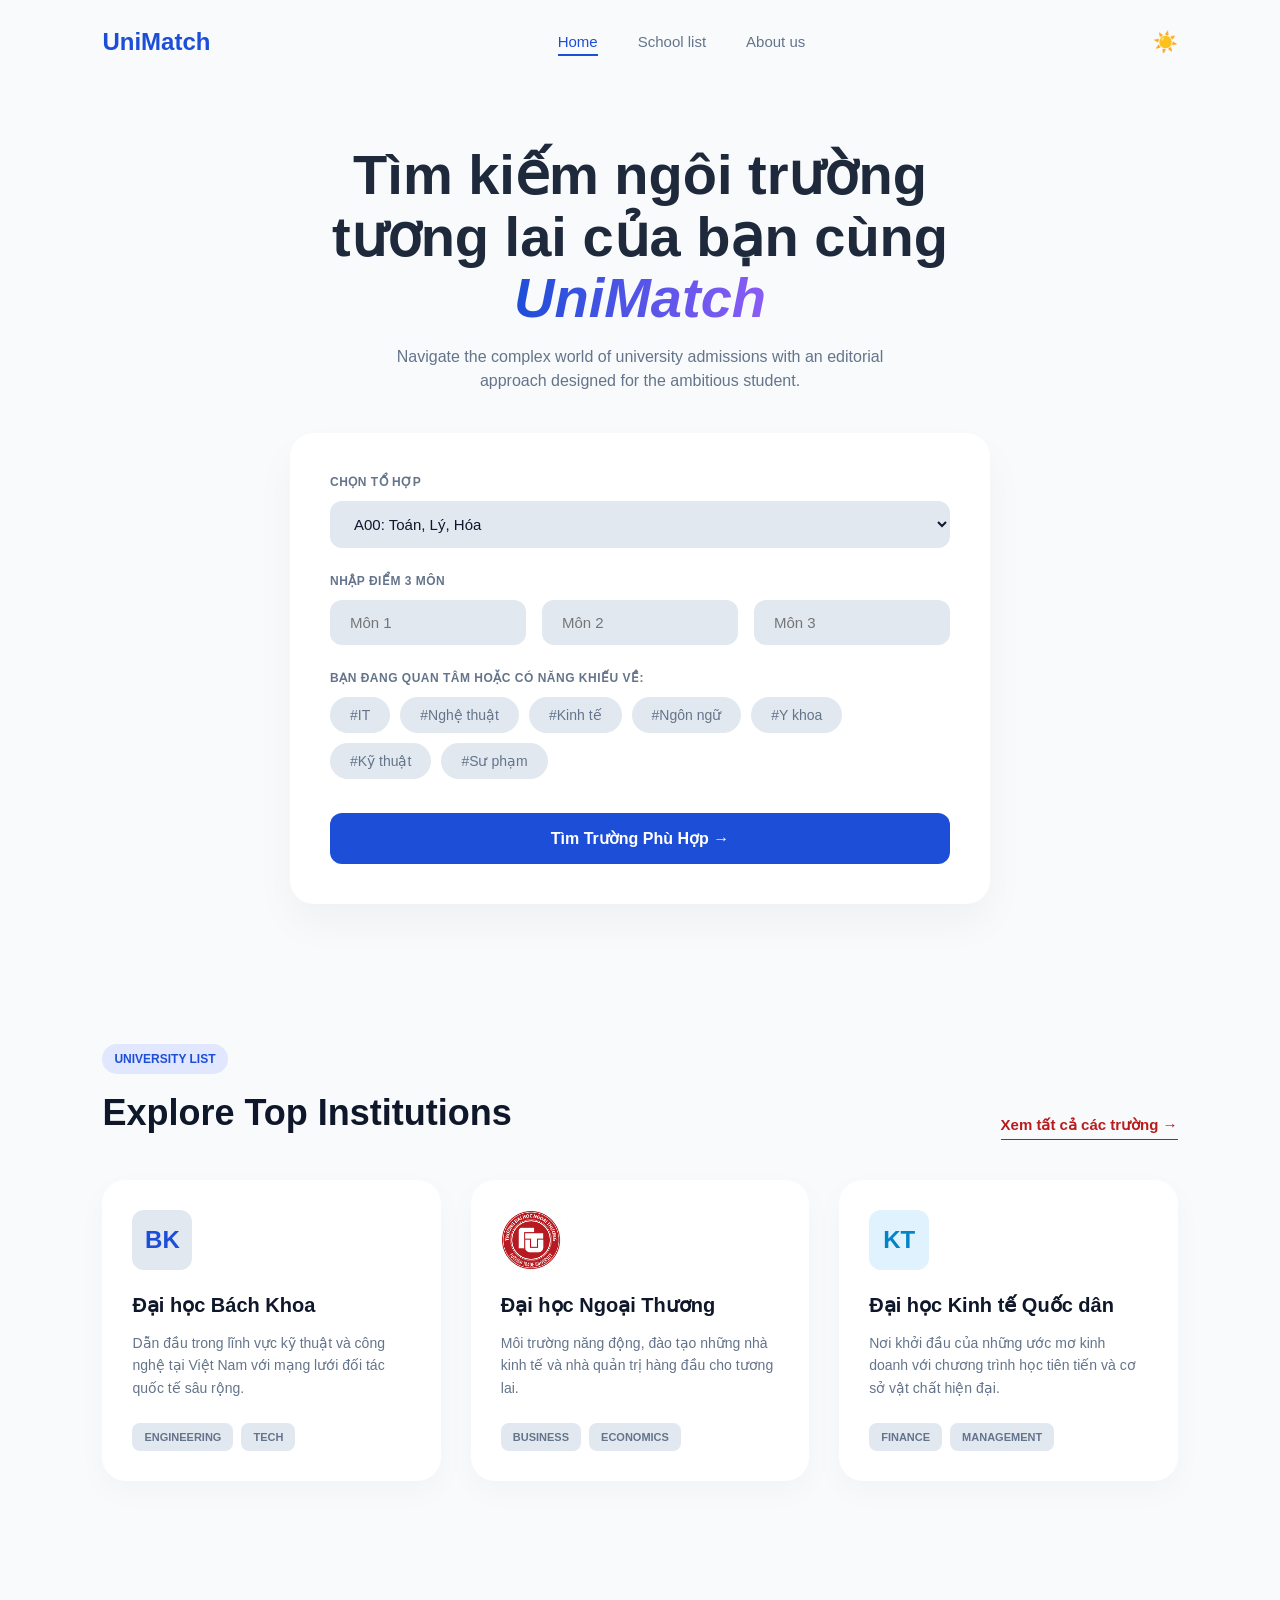
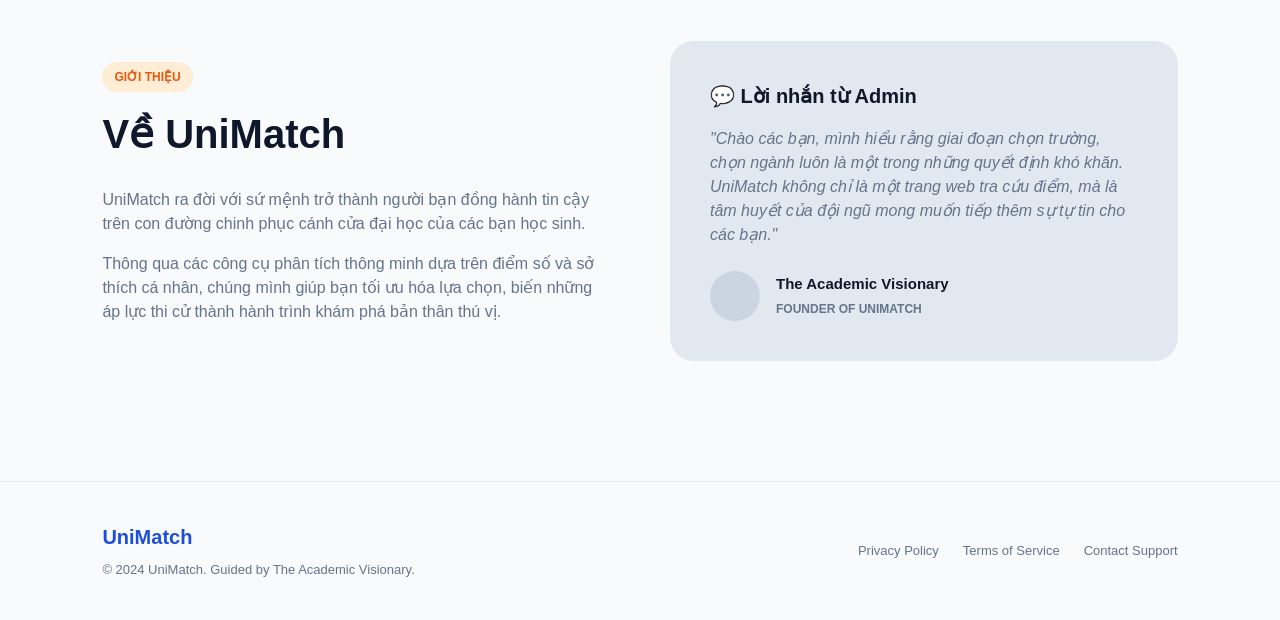
<file: index.html>
<!DOCTYPE html>
<html lang="vi">
<head>
  <meta charset="UTF-8">
  <meta name="viewport" content="width=device-width, initial-scale=1.0">
  <title>UniMatch</title>
  <meta http-equiv="refresh" content="0; url=./trangchinh/index.html">
</head>
<body>
  <p>Đang chuyển tới UniMatch...</p>
  <p>Nếu không tự chuyển, bấm vào <a href="./trangchinh/index.html">đây</a>.</p>
</body>
</html>
</file>
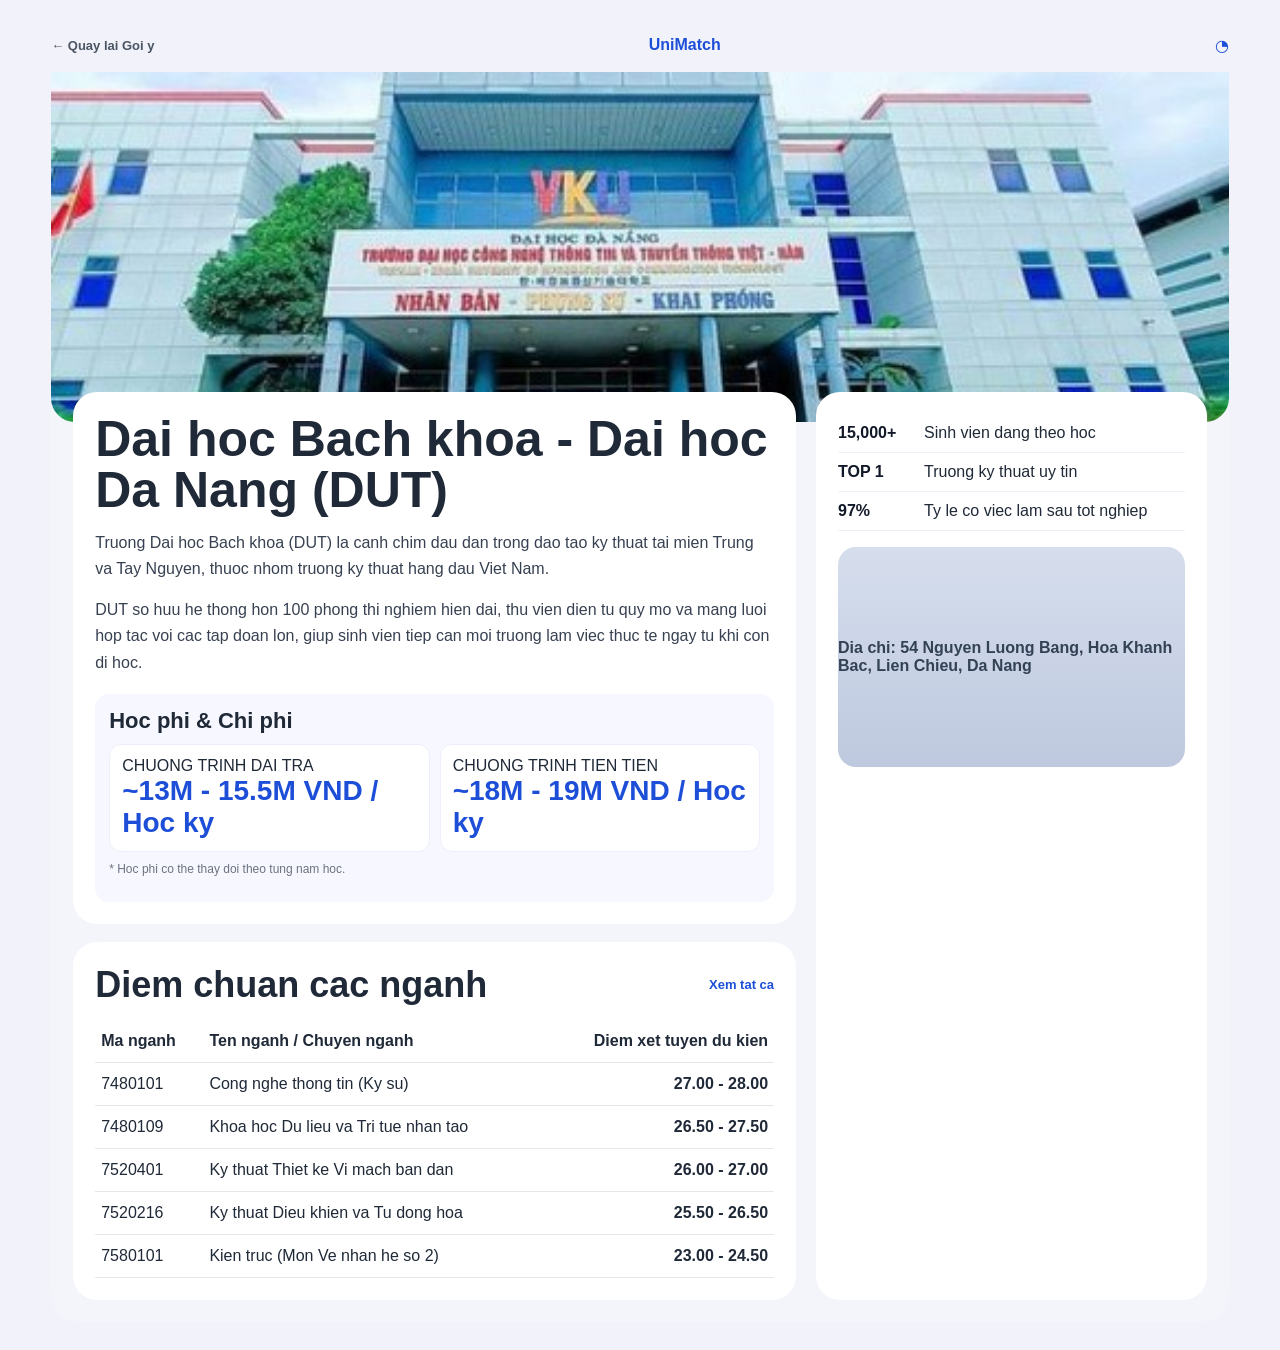
<file: dut/index.html>
<!DOCTYPE html>
<html lang="vi">
<head>
  <meta charset="UTF-8">
  <meta name="viewport" content="width=device-width, initial-scale=1.0">
  <title>UniMatch - Chi tiet DUT</title>
  <link rel="stylesheet" href="./style.css">
  <script src="../data/universities.js"></script>
  <script src="./script.js" defer></script>
</head>
<body>
  <header class="mobile-header">
    <a href="../tranggiaodintruong/index.html" class="back-link">← Quay lai Goi y</a>
    <div class="brand">UniMatch</div>
    <span class="moon">◔</span>
  </header>

  <main class="container">
    <section id="detail">
      <p>Dang tai du lieu...</p>
    </section>
  </main>
</body>
</html>
</file>
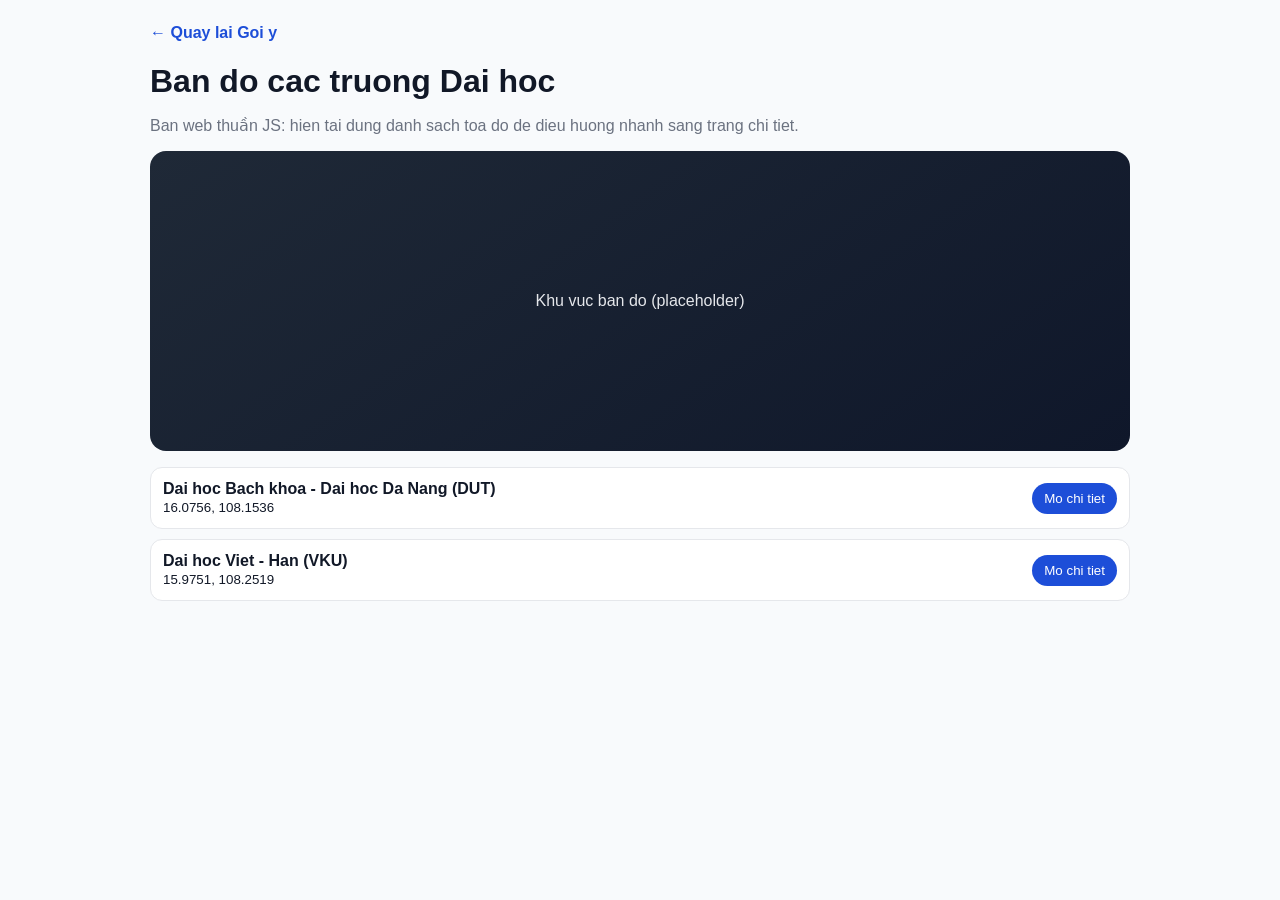
<file: map/index.html>
<!DOCTYPE html>
<html lang="vi">
<head>
  <meta charset="UTF-8">
  <meta name="viewport" content="width=device-width, initial-scale=1.0">
  <title>UniMatch - Map</title>
  <link rel="stylesheet" href="./style.css">
  <script src="../data/universities.js"></script>
  <script src="./script.js" defer></script>
</head>
<body>
  <main class="container">
    <header class="topbar">
      <a href="../tranggiaodintruong/index.html">← Quay lai Goi y</a>
    </header>
    <h1>Ban do cac truong Dai hoc</h1>
    <p class="hint">Ban web thuần JS: hien tai dung danh sach toa do de dieu huong nhanh sang trang chi tiet.</p>

    <section class="mock-map">Khu vuc ban do (placeholder)</section>
    <section id="mapList" class="list"></section>
  </main>
</body>
</html>
</file>
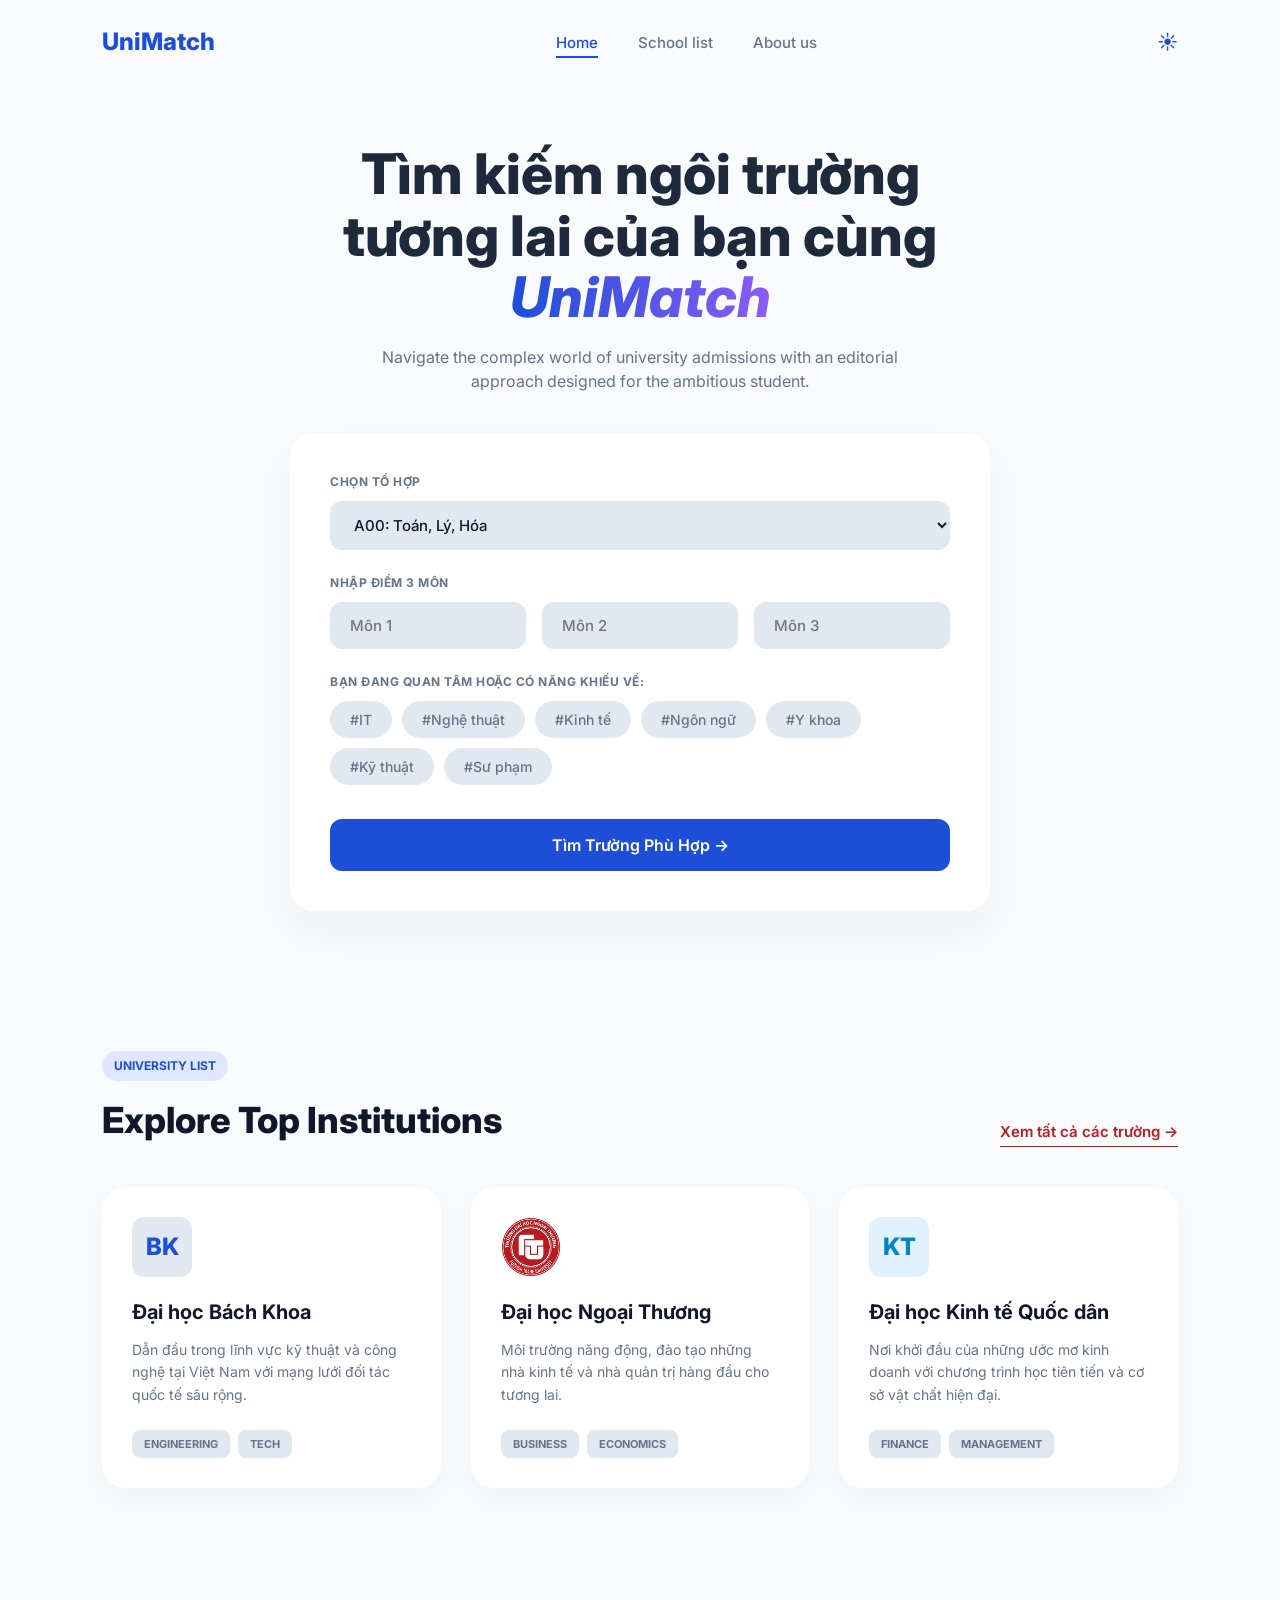
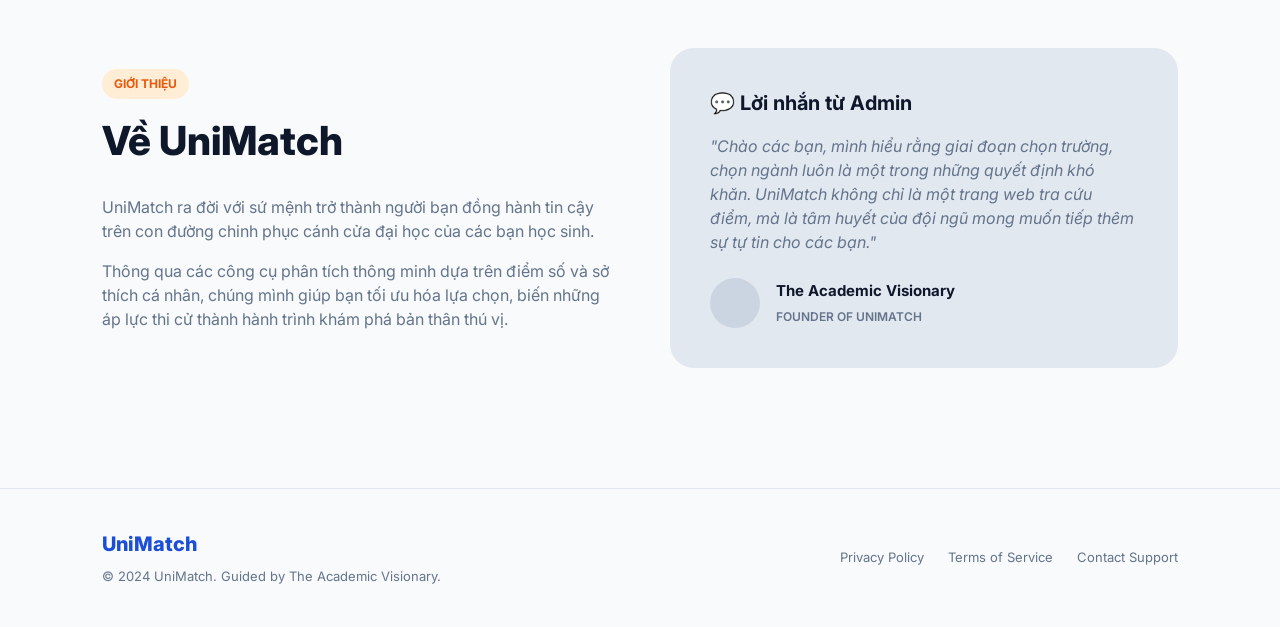
<file: trangchinh/index.html>
<!DOCTYPE html>
<html lang="vi">
<head>
    <meta charset="UTF-8">
    <meta name="viewport" content="width=device-width, initial-scale=1.0">
    <title>UniMatch - Tìm kiếm trường Đại học</title>
    <link href="https://fonts.googleapis.com/css2?family=Inter:wght@400;500;600;700;800&display=swap" rel="stylesheet">
    <link rel="stylesheet" href="style.css">
    <script src="script.js" defer></script>
</head>
<body>
    <header class="header">
        <div class="logo">UniMatch</div>

        <nav>
            <ul class="nav-links">
                <li><a href="#home" class="active">Home</a></li>
                <li><a href="#school-list">School list</a></li>
                <li><a href="#about-us">About us</a></li>
            </ul>
        </nav>

        <button class="theme-btn">☀️</button>
    </header>

    <section id="home" class="pages hero">
        <h1>Tìm kiếm ngôi trường<br>tương lai của bạn cùng<br><span class="text-gradient">UniMatch</span></h1>
        <p>Navigate the complex world of university admissions with an editorial<br>approach designed for the ambitious student.</p>

        <div class="search-card-container">
            <div class="search-box">
                <form id="searchForm">
                    <div class="form-group">
                        <label>CHỌN TỔ HỢP</label>
                        <select>
                            <option>A00: Toán, Lý, Hóa</option>
                            <option>A01: Toán, Lý, Anh</option>
                            <option>D01: Toán, Văn, Anh</option>
                        </select>
                    </div>

                    <div class="form-group">
                        <label>NHẬP ĐIỂM 3 MÔN</label>
                        <div class="grid-3">
                            <input type="number" placeholder="Môn 1" min="0" max="10" step="0.25">
                            <input type="number" placeholder="Môn 2" min="0" max="10" step="0.25">
                            <input type="number" placeholder="Môn 3" min="0" max="10" step="0.25">
                        </div>
                    </div>

                    <div class="form-group">
                        <label>BẠN ĐANG QUAN TÂM HOẶC CÓ NĂNG KHIẾU VỀ:</label>
                        <div class="tags-container">
                            <button type="button" class="tag">#IT</button>
                            <button type="button" class="tag">#Nghệ thuật</button>
                            <button type="button" class="tag">#Kinh tế</button>
                            <button type="button" class="tag">#Ngôn ngữ</button>
                            <button type="button" class="tag">#Y khoa</button>
                            <button type="button" class="tag">#Kỹ thuật</button>
                            <button type="button" class="tag">#Sư phạm</button>
                        </div>
                    </div>

                    <button type="submit" class="btn-submit">Tìm Trường Phù Hợp &rarr;</button>
                </form>
            </div>
        </div>
    </section>

    <section id="school-list" class="pages section">
        <div class="section-header">
            <div>
                <span class="badge badge-blue">UNIVERSITY LIST</span>
                <h2 class="section-title">Explore Top Institutions</h2>
            </div>
            <a href="#" class="view-all">Xem tất cả các trường &rarr;</a>
        </div>

        <div class="school-grid">
            <div class="school-card">
                <div class="card-icon">BK</div>
                <h3>Đại học Bách Khoa</h3>
                <p>Dẫn đầu trong lĩnh vực kỹ thuật và công nghệ tại Việt Nam với mạng lưới đối tác quốc tế sâu rộng.</p>
                <div class="card-tags">
                    <span class="card-tag">ENGINEERING</span>
                    <span class="card-tag">TECH</span>
                </div>
            </div>
            <div class="school-card">
                <div class="card-icon" style="background:#fef3c7;">
                    <img src="../ảnh/ngoaithuong.png" alt="Logo Đại học Ngoại Thương">
                </div>
                <h3>Đại học Ngoại Thương</h3>
                <p>Môi trường năng động, đào tạo những nhà kinh tế và nhà quản trị hàng đầu cho tương lai.</p>
                <div class="card-tags">
                    <span class="card-tag">BUSINESS</span>
                    <span class="card-tag">ECONOMICS</span>
                </div>
            </div>
            <div class="school-card">
                <div class="card-icon" style="background:#e0f2fe; color:#0284c7;">KT</div>
                <h3>Đại học Kinh tế Quốc dân</h3>
                <p>Nơi khởi đầu của những ước mơ kinh doanh với chương trình học tiên tiến và cơ sở vật chất hiện đại.</p>
                <div class="card-tags">
                    <span class="card-tag">FINANCE</span>
                    <span class="card-tag">MANAGEMENT</span>
                </div>
            </div>
        </div>
    </section>

    <section id="about-us" class="pages section">
        <div class="about-layout">
            <div class="about-text">
                <span class="badge badge-orange">GIỚI THIỆU</span>
                <h2>Về UniMatch</h2>
                <p>UniMatch ra đời với sứ mệnh trở thành người bạn đồng hành tin cậy trên con đường chinh phục cánh cửa đại học của các bạn học sinh.</p>
                <p>Thông qua các công cụ phân tích thông minh dựa trên điểm số và sở thích cá nhân, chúng mình giúp bạn tối ưu hóa lựa chọn, biến những áp lực thi cử thành hành trình khám phá bản thân thú vị.</p>
            </div>
            <div class="admin-card">
                <h3>💬 Lời nhắn từ Admin</h3>
                <p>"Chào các bạn, mình hiểu rằng giai đoạn chọn trường, chọn ngành luôn là một trong những quyết định khó khăn. UniMatch không chỉ là một trang web tra cứu điểm, mà là tâm huyết của đội ngũ mong muốn tiếp thêm sự tự tin cho các bạn."</p>
                <div class="admin-profile">
                    <div class="avatar"></div>
                    <div>
                        <strong>The Academic Visionary</strong>
                        <span>FOUNDER OF UNIMATCH</span>
                    </div>
                </div>
            </div>
        </div>
    </section>

    <footer class="footer">
        <div>
            <div class="footer-logo">UniMatch</div>
            <p class="footer-text">© 2024 UniMatch. Guided by The Academic Visionary.</p>
        </div>
        <div class="footer-links">
            <a href="#">Privacy Policy</a>
            <a href="#">Terms of Service</a>
            <a href="#">Contact Support</a>
        </div>
    </footer>
</body>
</html>
</file>
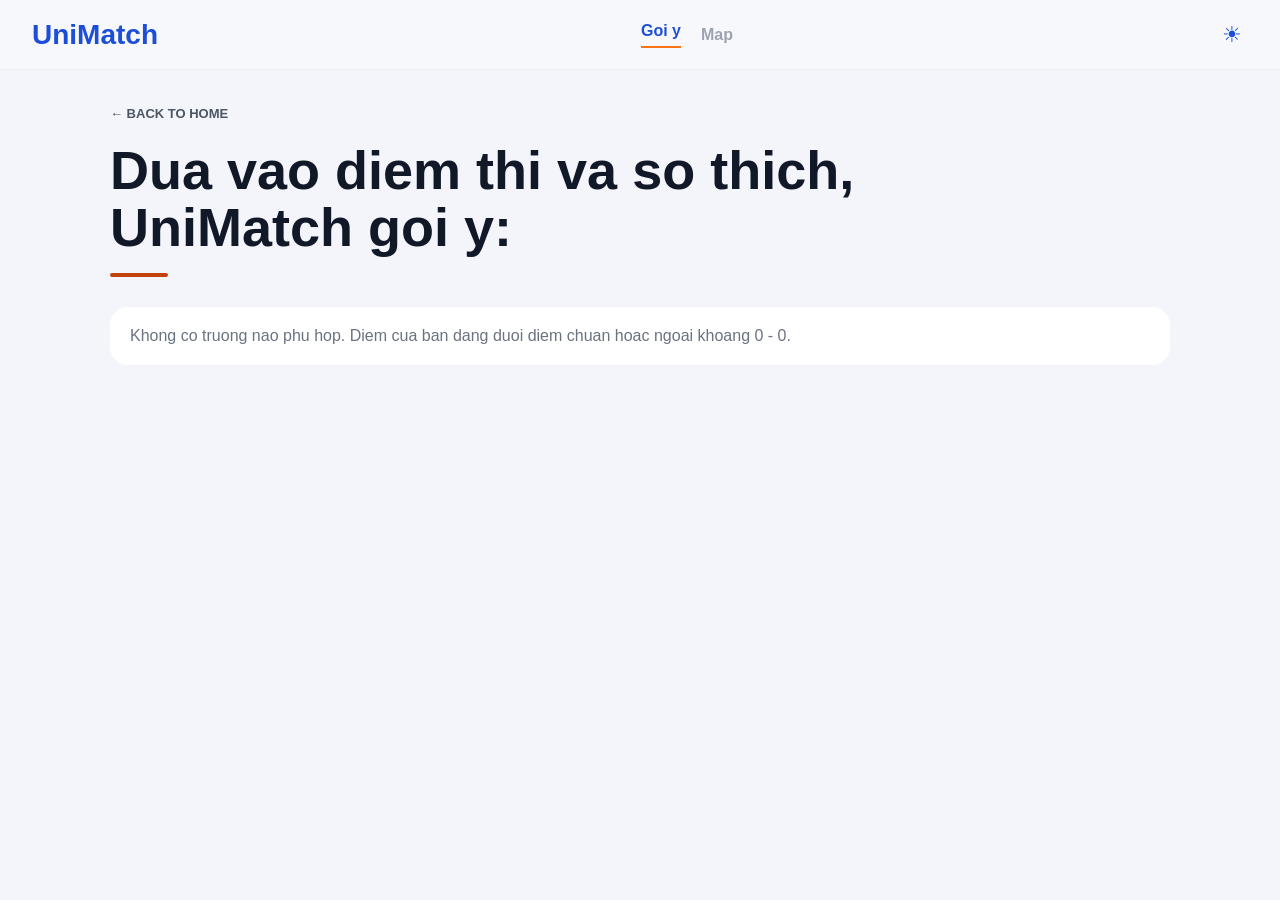
<file: tranggiaodintruong/index.html>
<!DOCTYPE html>
<html lang="vi">
<head>
  <meta charset="UTF-8">
  <meta name="viewport" content="width=device-width, initial-scale=1.0">
  <title>UniMatch - Goi y truong</title>
  <link rel="stylesheet" href="./style.css">
  <script src="../data/universities.js"></script>
  <script src="./script.js" defer></script>
</head>
<body>
  <header class="page-header">
    <div class="brand">UniMatch</div>
    <nav class="tabs">
      <a class="tab active" href="#">Goi y</a>
      <span class="tab disabled">Map</span>
    </nav>
    <button class="theme-btn" type="button" aria-label="Toggle theme">☀</button>
  </header>

  <main class="container">
    <header class="topbar">
      <a href="../trangchinh/index.html" class="back-link">← BACK TO HOME</a>
    </header>

    <section class="intro">
      <h1>Dua vao diem thi va so thich, UniMatch goi y:</h1>
      <span class="accent-line"></span>
    </section>

    <section id="suggestionList" class="list"></section>
  </main>
</body>
</html>
</file>
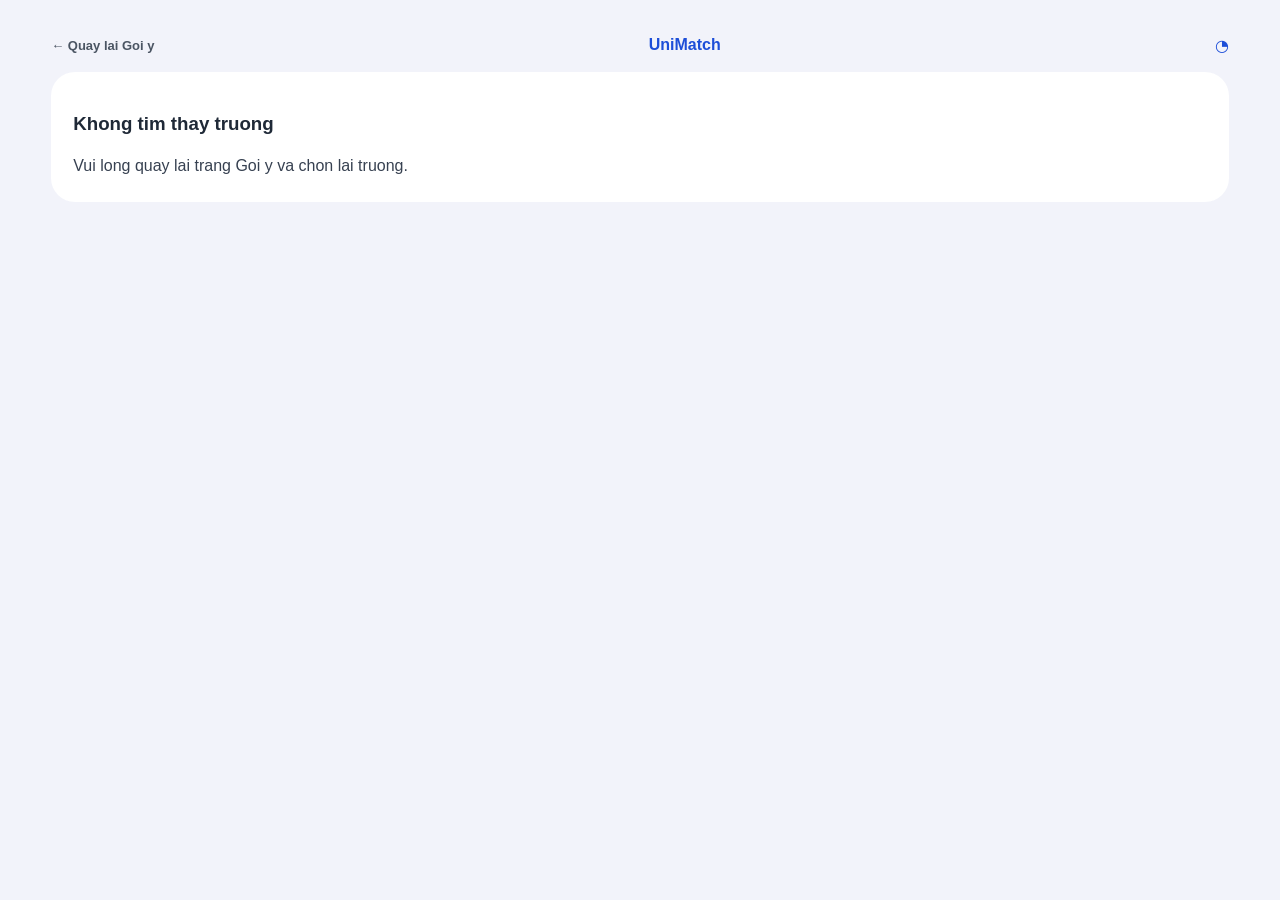
<file: truong/index.html>
<!DOCTYPE html>
<html lang="vi">
<head>
  <meta charset="UTF-8">
  <meta name="viewport" content="width=device-width, initial-scale=1.0">
  <title>UniMatch - Chi tiet truong</title>
  <link rel="stylesheet" href="./style.css">
  <script src="../data/universities.js"></script>
  <script src="./script.js" defer></script>
</head>
<body>
  <header class="mobile-header">
    <a href="../tranggiaodintruong/index.html" class="back-link">← Quay lai Goi y</a>
    <div class="brand">UniMatch</div>
    <span class="moon">◔</span>
  </header>

  <main class="container">
    <section id="detail">
      <p>Dang tai du lieu...</p>
    </section>
  </main>
</body>
</html>
</file>
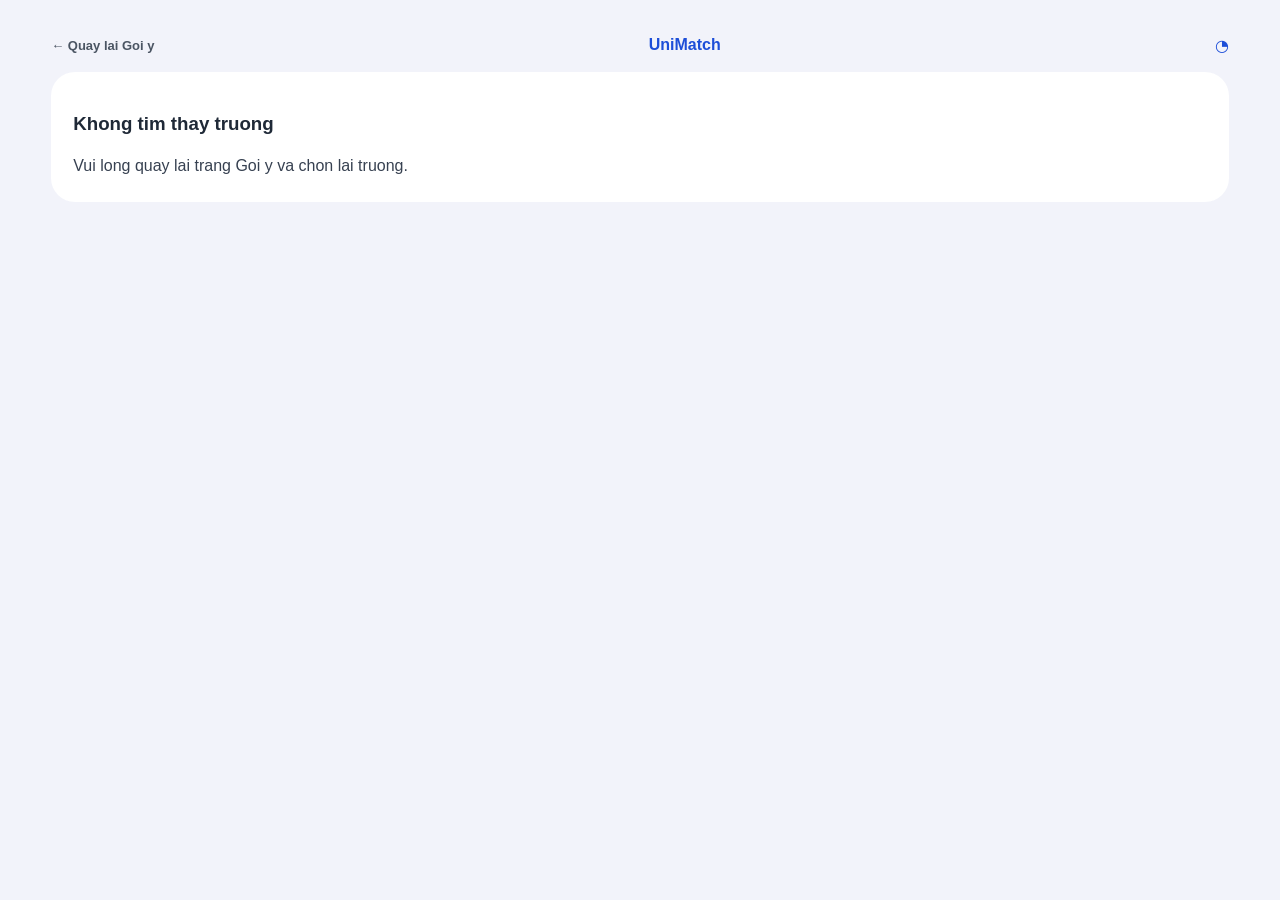
<file: vku/index.html>
<!DOCTYPE html>
<html lang="vi">
<head>
  <meta charset="UTF-8">
  <meta name="viewport" content="width=device-width, initial-scale=1.0">
  <title>UniMatch - Chi tiet VKU</title>
  <link rel="stylesheet" href="./style.css">
  <script src="../data/universities.js"></script>
  <script src="./script.js" defer></script>
</head>
<body>
  <header class="mobile-header">
    <a href="../tranggiaodintruong/index.html" class="back-link">← Quay lai Goi y</a>
    <div class="brand">UniMatch</div>
    <span class="moon">◔</span>
  </header>

  <main class="container">
    <section id="detail">
      <p>Dang tai du lieu...</p>
    </section>
  </main>
</body>
</html>
</file>
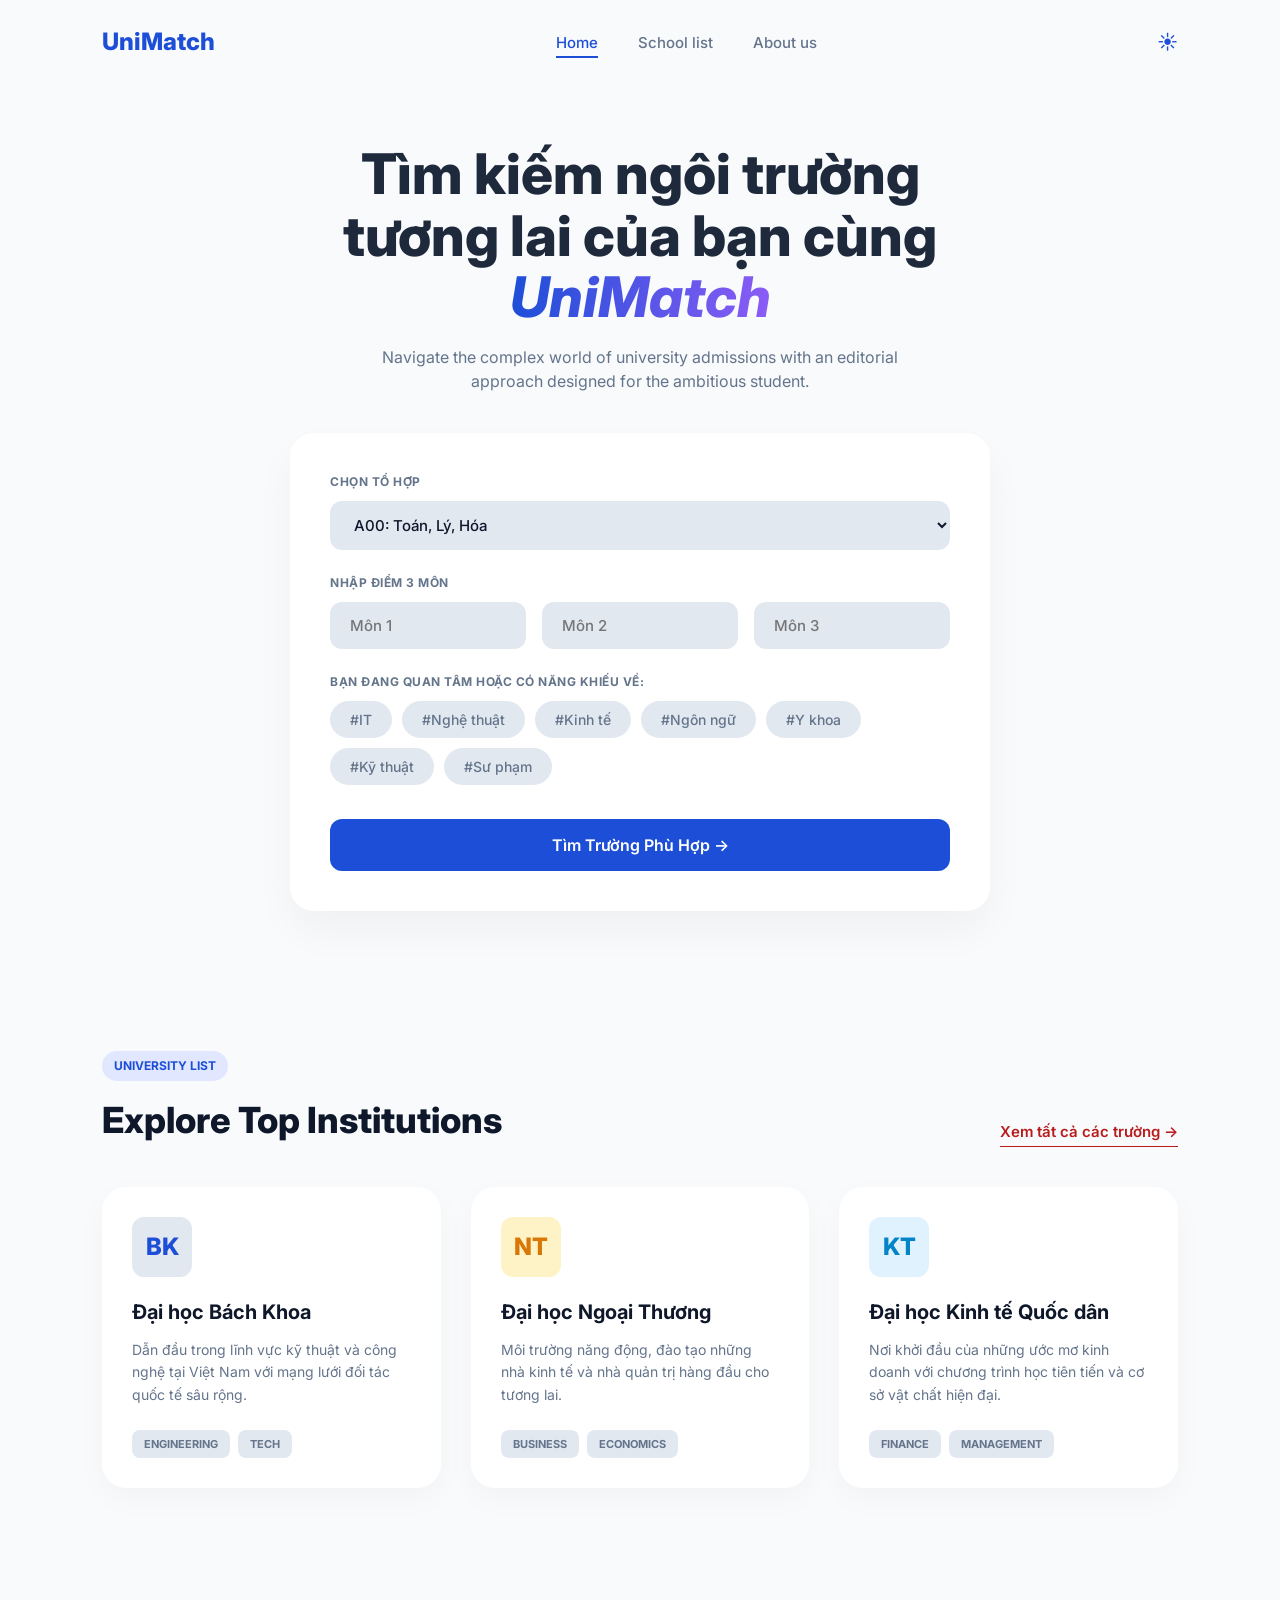
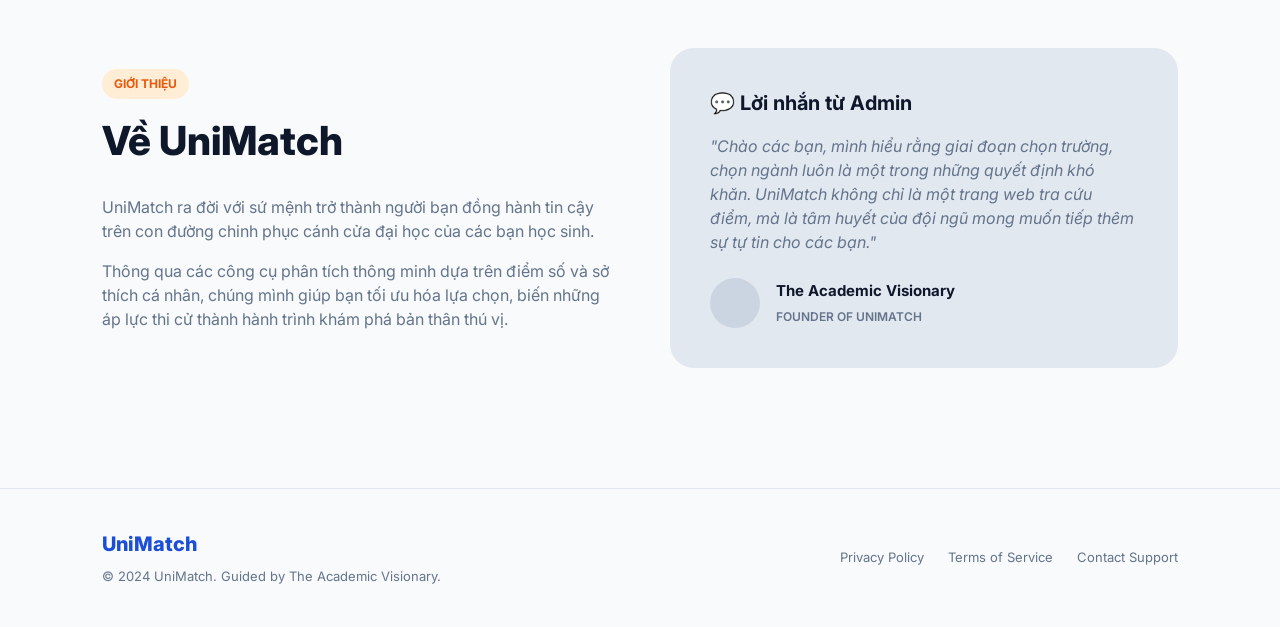
<file: trangchinh/demo1.html>
<!DOCTYPE html>
<html lang="vi">
<head>
    <meta charset="UTF-8">
    <meta name="viewport" content="width=device-width, initial-scale=1.0">
    <title>UniMatch - Tìm kiếm trường Đại học</title>
    <link href="https://fonts.googleapis.com/css2?family=Inter:wght@400;500;600;700;800&display=swap" rel="stylesheet">
    <link rel="stylesheet" href="style.css">
    <script src="script.js" defer></script>
</head>
<body>

    <header class="header">
        <div class="logo">UniMatch</div>
        
        <nav>
            <ul class="nav-links">
                <li><a href="#home" class="active">Home</a></li>
                <li><a href="#school-list">School list</a></li>
                <li><a href="#about-us">About us</a></li>
            </ul>
        </nav>
        
        <button class="theme-btn">☀️</button>
    </header>

    <section id="home" class="pages hero">
        <h1>Tìm kiếm ngôi trường<br>tương lai của bạn cùng<br><span class="text-gradient">UniMatch</span></h1>
        <p>Navigate the complex world of university admissions with an editorial<br>approach designed for the ambitious student.</p>

        <div class="search-card-container">
            <div class="search-box">
                <form id="searchForm">
                    <div class="form-group">
                        <label>CHỌN TỔ HỢP</label>
                        <select>
                            <option>A00: Toán, Lý, Hóa</option>
                            <option>A01: Toán, Lý, Anh</option>
                            <option>D01: Toán, Văn, Anh</option>
                        </select>
                    </div>

                    <div class="form-group">
                        <label>NHẬP ĐIỂM 3 MÔN</label>
                        <div class="grid-3">
                            <input type="number" placeholder="Môn 1" min="0" max="10" step="0.25">
                            <input type="number" placeholder="Môn 2" min="0" max="10" step="0.25">
                            <input type="number" placeholder="Môn 3" min="0" max="10" step="0.25">
                        </div>
                    </div>

                    <div class="form-group">
                        <label>BẠN ĐANG QUAN TÂM HOẶC CÓ NĂNG KHIẾU VỀ:</label>
                        <div class="tags-container">
                            <button type="button" class="tag">#IT</button>
                            <button type="button" class="tag">#Nghệ thuật</button>
                            <button type="button" class="tag">#Kinh tế</button>
                            <button type="button" class="tag">#Ngôn ngữ</button>
                            <button type="button" class="tag">#Y khoa</button>
                            <button type="button" class="tag">#Kỹ thuật</button>
                            <button type="button" class="tag">#Sư phạm</button>
                        </div>
                    </div>

                    <button type="submit" class="btn-submit">Tìm Trường Phù Hợp &rarr;</button>
                </form>
            </div>
        </div>
    </section>

    <section id="school-list" class="pages section">
        <div class="section-header">
            <div>
                <span class="badge badge-blue">UNIVERSITY LIST</span>
                <h2 class="section-title">Explore Top Institutions</h2>
            </div>
            <a href="#" class="view-all">Xem tất cả các trường &rarr;</a>
        </div>

        <div class="school-grid">
            <div class="school-card">
                <div class="card-icon">BK</div>
                <h3>Đại học Bách Khoa</h3>
                <p>Dẫn đầu trong lĩnh vực kỹ thuật và công nghệ tại Việt Nam với mạng lưới đối tác quốc tế sâu rộng.</p>
                <div class="card-tags">
                    <span class="card-tag">ENGINEERING</span>
                    <span class="card-tag">TECH</span>
                </div>
            </div>
            <div class="school-card">
                <div class="card-icon" style="background:#fef3c7; color:#d97706;">NT</div>
                <h3>Đại học Ngoại Thương</h3>
                <p>Môi trường năng động, đào tạo những nhà kinh tế và nhà quản trị hàng đầu cho tương lai.</p>
                <div class="card-tags">
                    <span class="card-tag">BUSINESS</span>
                    <span class="card-tag">ECONOMICS</span>
                </div>
            </div>
            <div class="school-card">
                <div class="card-icon" style="background:#e0f2fe; color:#0284c7;">KT</div>
                <h3>Đại học Kinh tế Quốc dân</h3>
                <p>Nơi khởi đầu của những ước mơ kinh doanh với chương trình học tiên tiến và cơ sở vật chất hiện đại.</p>
                <div class="card-tags">
                    <span class="card-tag">FINANCE</span>
                    <span class="card-tag">MANAGEMENT</span>
                </div>
            </div>
        </div>
    </section>

    <section id="about-us" class="pages section">
        <div class="about-layout">
            <div class="about-text">
                <span class="badge badge-orange">GIỚI THIỆU</span>
                <h2>Về UniMatch</h2>
                <p>UniMatch ra đời với sứ mệnh trở thành người bạn đồng hành tin cậy trên con đường chinh phục cánh cửa đại học của các bạn học sinh.</p>
                <p>Thông qua các công cụ phân tích thông minh dựa trên điểm số và sở thích cá nhân, chúng mình giúp bạn tối ưu hóa lựa chọn, biến những áp lực thi cử thành hành trình khám phá bản thân thú vị.</p>
            </div>
            <div class="admin-card">
                <h3>💬 Lời nhắn từ Admin</h3>
                <p>"Chào các bạn, mình hiểu rằng giai đoạn chọn trường, chọn ngành luôn là một trong những quyết định khó khăn. UniMatch không chỉ là một trang web tra cứu điểm, mà là tâm huyết của đội ngũ mong muốn tiếp thêm sự tự tin cho các bạn."</p>
                <div class="admin-profile">
                    <div class="avatar"></div>
                    <div>
                        <strong>The Academic Visionary</strong>
                        <span>FOUNDER OF UNIMATCH</span>
                    </div>
                </div>
            </div>
        </div>
    </section>

    <footer class="footer">
        <div>
            <div class="footer-logo">UniMatch</div>
            <p class="footer-text">© 2024 UniMatch. Guided by The Academic Visionary.</p>
        </div>
        <div class="footer-links">
            <a href="#">Privacy Policy</a>
            <a href="#">Terms of Service</a>
            <a href="#">Contact Support</a>
        </div>
    </footer>
</body>
</html>
</file>
<file: dut/style.css>
* { box-sizing: border-box; }
body {
  margin: 0;
  font-family: Inter, Arial, sans-serif;
  background: #f2f3fa;
  color: #1f2937;
}
.mobile-header {
  width: min(1240px, 92%);
  margin: 18px auto 0;
  height: 54px;
  display: flex;
  align-items: center;
  justify-content: space-between;
  color: #1d4ed8;
}
.back-link {
  color: #4b5563;
  text-decoration: none;
  font-weight: 600;
  font-size: 13px;
}
.brand { font-weight: 800; color: #1d4ed8; }
.container {
  width: min(1240px, 92%);
  margin: 0 auto 28px;
}
.hero {
  width: 100%;
  height: 350px;
  border-radius: 0 0 24px 24px;
  object-fit: cover;
}
.content-wrap {
  margin-top: -56px;
  background: #f4f5fb;
  border-radius: 28px;
  padding: 22px;
  display: grid;
  grid-template-columns: 1.85fr 1fr;
  gap: 20px;
}
.main-card,
.side-card,
.scores-card {
  background: #ffffff;
  border-radius: 24px;
  padding: 22px;
}
.uni-name {
  margin: 0;
  font-size: 50px;
  line-height: 1.02;
}
.uni-name span { color: #1d4ed8; }
.desc {
  color: #374151;
  line-height: 1.65;
  margin: 14px 0 0;
}
.tuition {
  margin-top: 18px;
  border-radius: 14px;
  background: #f7f8ff;
  padding: 14px;
}
.tuition h3 { margin: 0 0 10px; font-size: 22px; }
.tuition-grid {
  display: grid;
  grid-template-columns: repeat(2, minmax(0, 1fr));
  gap: 10px;
}
.tuition-item {
  background: #fff;
  border-radius: 12px;
  padding: 12px;
  border: 1px solid #eceff7;
}
.tuition-item strong {
  color: #1d4ed8;
  font-size: 28px;
}
.note {
  margin-top: 10px;
  font-size: 12px;
  color: #6b7280;
}
.stat {
  display: flex;
  align-items: center;
  gap: 12px;
  padding: 10px 0;
  border-bottom: 1px solid #edf0f7;
}
.stat:last-child { border-bottom: 0; }
.stat b {
  min-width: 74px;
  color: #111827;
}
.map-box {
  margin-top: 16px;
  border-radius: 18px;
  height: 220px;
  background: linear-gradient(180deg, #d6deed, #bec9df);
  display: grid;
  place-items: center;
  color: #334155;
  font-weight: 700;
}
.scores-card { margin-top: 18px; }
.scores-head {
  display: flex;
  justify-content: space-between;
  align-items: center;
  margin-bottom: 14px;
}
.scores-head h3 { margin: 0; font-size: 36px; }
.view-all { color: #1d4ed8; text-decoration: none; font-weight: 600; font-size: 13px; }
table {
  width: 100%;
  border-collapse: collapse;
}
th, td {
  text-align: left;
  padding: 12px 6px;
  border-bottom: 1px solid #e5e7eb;
}
td:last-child, th:last-child { text-align: right; font-weight: 700; }
@media (max-width: 980px) {
  .content-wrap { grid-template-columns: 1fr; }
  .uni-name { font-size: 38px; }
  .scores-head h3 { font-size: 28px; }
}
</file>
<file: map/style.css>
* { box-sizing: border-box; }
body { margin: 0; font-family: Inter, Arial, sans-serif; background: #f8fafc; color: #111827; }
.container { width: min(980px, 92%); margin: 24px auto; }
a { color: #1d4ed8; text-decoration: none; font-weight: 600; }
h1 { margin-bottom: 8px; }
.hint { color: #6b7280; }
.mock-map {
  margin-top: 16px;
  height: 300px;
  border-radius: 16px;
  background: linear-gradient(145deg, #1f2937, #0f172a);
  color: #e5e7eb;
  display: grid;
  place-items: center;
}
.list { display: grid; gap: 10px; margin-top: 16px; }
.item {
  background: #fff;
  border: 1px solid #e5e7eb;
  border-radius: 12px;
  padding: 12px;
  display: flex;
  justify-content: space-between;
  align-items: center;
}
.btn {
  border: 0;
  border-radius: 999px;
  padding: 8px 12px;
  background: #1d4ed8;
  color: #fff;
  cursor: pointer;
}
</file>
<file: trangchinh/style.css>
/* =========================================
   RESET & BIẾN MÀU SẮC CHUẨN GIAO DIỆN
========================================= */
:root {
    --primary: #1d4ed8; 
    --primary-hover: #1e40af;
    --gradient: linear-gradient(90deg, #1d4ed8 0%, #8b5cf6 100%);
    --bg-body: #f8fafc;
    --bg-card: #ffffff;
    --text-main: #0f172a;
    --text-sub: #64748b;
    --bg-input: #e2e8f0;
    --border-radius: 16px;
}

/* Biến màu sắc khi bật Dark Mode */
body.dark-mode {
    --bg-body: #0f172a;       
    --bg-card: #1e293b;       
    --text-main: #f8fafc;     
    --bg-input: #334155;      
}

body.dark-mode .hero h1 { color: #f8fafc; } 

* { margin: 0; padding: 0; box-sizing: border-box; font-family: 'Inter', sans-serif; }

html { 
    scroll-behavior: smooth; 
    scroll-padding-top: 90px;
} 

body { background-color: var(--bg-body); color: var(--text-main); line-height: 1.5; transition: background-color 0.3s, color 0.3s; }
a { text-decoration: none; }

/* =========================================
   1. HEADER
========================================= */
.header {
    display: flex; justify-content: space-between; align-items: center;
    padding: 24px 8%; background: var(--bg-body);
    transition: background-color 0.3s;
    position: sticky; 
    top: 0; 
    z-index: 1000;
}
.logo { font-size: 24px; font-weight: 800; color: var(--primary); }
.nav-links { display: flex; gap: 40px; list-style: none; }
.nav-links a {
    color: var(--text-sub); font-weight: 500; font-size: 15px;
    padding-bottom: 4px; transition: 0.3s;
}
.nav-links a.active, .nav-links a:hover { color: var(--primary); border-bottom: 2px solid var(--primary); }
.theme-btn { background: none; border: none; cursor: pointer; font-size: 20px; color: var(--primary); outline: none; }

/* =========================================
   2. HERO SECTION & FORM TÌM KIẾM
========================================= */
.hero { text-align: center; padding: 60px 20px; }
.hero h1 { font-size: 56px; font-weight: 800; line-height: 1.1; margin-bottom: 16px; color: #1e293b; transition: color 0.3s; }
.text-gradient { background: var(--gradient); -webkit-background-clip: text; -webkit-text-fill-color: transparent; font-style: italic; }
.hero p { color: var(--text-sub); font-size: 16px; margin-bottom: 40px; }

.search-box {
    background: var(--bg-card); max-width: 700px; margin: 0 auto;
    padding: 40px; border-radius: 24px; text-align: left;
    box-shadow: 0 20px 40px rgba(0, 0, 0, 0.04);
    transition: background-color 0.3s;
}
.form-group { margin-bottom: 24px; }
.form-group label {
    display: block; font-size: 12px; font-weight: 700; color: var(--text-sub);
    margin-bottom: 10px; text-transform: uppercase; letter-spacing: 0.5px;
}

/* =========================================
   INPUT & SELECT (Đã fix lỗi theo yêu cầu)
========================================= */
select, input {
    width: 100%; padding: 14px 20px; border-radius: 12px; border: none;
    background-color: var(--bg-input); font-size: 15px; color: var(--text-main); font-weight: 500;
    outline: none; transition: 0.3s;
}

/* FIX LỖI ẢNH 1: Đổi màu nền Select theo Sáng/Tối */
select option {
    background-color: var(--bg-body); 
    color: var(--text-main);          
}

select:focus, input:focus { box-shadow: 0 0 0 2px var(--primary); background: #fff; }
body.dark-mode select:focus, body.dark-mode input:focus { background: var(--bg-input); }
.grid-3 { display: grid; grid-template-columns: repeat(3, 1fr); gap: 16px; }

/* =========================================
   TAGS NĂNG KHIẾU (Đã fix hiệu ứng Tag)
========================================= */
.tags-container { display: flex; flex-wrap: wrap; gap: 10px; }
.tag {
    padding: 10px 20px; border-radius: 30px; border: none;
    background-color: var(--bg-input); color: var(--text-sub); font-weight: 500; font-size: 14px;
    cursor: pointer; transition: 0.3s;
}
.tag:hover { background-color: #cbd5e1; }

/* FIX LỖI TAG ACTIVE: Đổi màu & thêm đổ bóng */
.tag.active { 
    background-color: var(--primary); 
    color: white; 
    box-shadow: 0 4px 10px rgba(29, 78, 216, 0.3); 
}

.btn-submit {
    width: 100%; padding: 16px; border-radius: 12px; border: none;
    background-color: var(--primary); color: white; font-size: 16px; font-weight: 600;
    cursor: pointer; transition: 0.3s; margin-top: 10px;
}
.btn-submit:hover { background-color: var(--primary-hover); box-shadow: 0 8px 20px rgba(29, 78, 216, 0.3); }

/* =========================================
   3. DANH SÁCH TRƯỜNG & ABOUT US & FOOTER
========================================= */
.section { padding: 80px 8%; }
.section-header { display: flex; justify-content: space-between; align-items: flex-end; margin-bottom: 40px; }
.badge { display: inline-block; padding: 6px 12px; border-radius: 20px; font-size: 12px; font-weight: 700; margin-bottom: 12px; }
.badge-blue { background: #e0e7ff; color: var(--primary); }
.badge-orange { background: #ffedd5; color: #ea580c; }
.section-title { font-size: 36px; font-weight: 800; }
.view-all { color: #b91c1c; font-weight: 600; font-size: 15px; border-bottom: 1px solid #b91c1c; padding-bottom: 2px;}

.school-grid { display: grid; grid-template-columns: repeat(3, 1fr); gap: 30px; }
.school-card { background: var(--bg-card); padding: 30px; border-radius: 24px; box-shadow: 0 10px 30px rgba(0,0,0,0.03); transition: 0.3s; }
.school-card:hover { transform: translateY(-5px); box-shadow: 0 20px 40px rgba(0,0,0,0.08); }
.card-icon { width: 60px; height: 60px; border-radius: 12px; background: var(--bg-input); display: flex; align-items: center; justify-content: center; margin-bottom: 20px; font-weight: 800; color: var(--primary); font-size: 24px; }
.card-icon img { width: 100%; height: 100%; object-fit: cover; border-radius: 12px; display: block; }
.school-card h3 { font-size: 20px; font-weight: 700; margin-bottom: 12px; }
.school-card p { font-size: 14px; color: var(--text-sub); margin-bottom: 24px; line-height: 1.6; }
.card-tags { display: flex; gap: 8px; }
.card-tag { background: var(--bg-input); padding: 6px 12px; border-radius: 8px; font-size: 11px; font-weight: 700; color: var(--text-sub); }

.about-layout { display: grid; grid-template-columns: 1fr 1fr; gap: 60px; align-items: center; }
.about-text h2 { font-size: 40px; font-weight: 800; margin-bottom: 24px; }
.about-text p { color: var(--text-sub); margin-bottom: 16px; font-size: 16px; }
.admin-card { background: var(--bg-input); padding: 40px; border-radius: 24px; transition: 0.3s;}
.admin-card h3 { font-size: 20px; margin-bottom: 16px; display: flex; align-items: center; gap: 10px; }
.admin-card p { font-style: italic; color: var(--text-sub); margin-bottom: 16px; }
.admin-profile { display: flex; align-items: center; gap: 16px; margin-top: 24px; }
.avatar { width: 50px; height: 50px; border-radius: 50%; background: #cbd5e1; }
.admin-profile strong { display: block; font-size: 15px; }
.admin-profile span { font-size: 12px; color: var(--text-sub); text-transform: uppercase; font-weight: 600;}

.footer { display: flex; justify-content: space-between; align-items: center; padding: 40px 8%; border-top: 1px solid #e2e8f0; margin-top: 40px; }
.footer-logo { font-size: 20px; font-weight: 800; color: var(--primary); margin-bottom: 8px;}
.footer-text { font-size: 13px; color: var(--text-sub); }
.footer-links { display: flex; gap: 24px; }
.footer-links a { color: var(--text-sub); font-size: 13px; transition: 0.3s; }
.footer-links a:hover { color: var(--primary); }
</file>
<file: tranggiaodintruong/style.css>
* { box-sizing: border-box; }
body {
  margin: 0;
  font-family: Inter, Arial, sans-serif;
  background: #f4f5fb;
  color: #111827;
}
.page-header {
  height: 70px;
  border-bottom: 1px solid #ebedf4;
  display: flex;
  align-items: center;
  justify-content: space-between;
  padding: 0 32px;
  background: #f7f8fc;
}
.brand { font-weight: 800; color: #1d4ed8; font-size: 28px; }
.tabs { display: flex; gap: 20px; align-items: center; }
.tab { font-weight: 600; color: #6b7280; text-decoration: none; }
.tab.active {
  color: #1d4ed8;
  border-bottom: 2px solid #f97316;
  padding-bottom: 6px;
}
.tab.disabled { color: #9ca3af; }
.theme-btn {
  border: none;
  background: transparent;
  color: #1d4ed8;
  font-size: 22px;
  cursor: pointer;
}
.container {
  width: min(1060px, 92%);
  margin: 34px auto 50px;
}
.topbar { margin-bottom: 20px; }
.back-link {
  color: #4b5563;
  text-decoration: none;
  font-size: 13px;
  font-weight: 600;
}
h1 { margin: 0; font-size: 54px; max-width: 780px; line-height: 1.05; }
.accent-line {
  width: 58px;
  height: 4px;
  border-radius: 999px;
  background: #c2410c;
  display: inline-block;
  margin-top: 18px;
}
.list { display: grid; gap: 24px; margin-top: 26px; }
.card {
  background: #ffffff;
  border-radius: 28px;
  padding: 24px;
  box-shadow: 0 10px 24px rgba(23, 33, 59, 0.06);
}
.card-head {
  display: flex;
  align-items: flex-start;
  justify-content: space-between;
  gap: 14px;
}
.title-wrap {
  display: flex;
  align-items: center;
  gap: 14px;
}
.logo {
  width: 56px;
  height: 56px;
  border-radius: 12px;
  object-fit: cover;
}
.name { margin: 0; font-size: 42px; line-height: 1.05; }
.subrow {
  margin-top: 8px;
  display: flex;
  gap: 22px;
  color: #4b5563;
  font-size: 18px;
}
.match {
  color: #b45309;
  font-weight: 700;
}
.best-fit {
  background: #1d4ed8;
  color: #fff;
  border-radius: 999px;
  padding: 10px 18px;
  font-size: 12px;
  font-weight: 700;
}
.cover {
  margin-top: 18px;
  width: 100%;
  height: 240px;
  border-radius: 16px;
  object-fit: cover;
  display: block;
}
.card-foot {
  margin-top: 18px;
  display: flex;
  align-items: center;
  justify-content: space-between;
  gap: 16px;
}
.meta {
  margin: 0;
  color: #4b5563;
  font-size: 17px;
}
.btn {
  border: 0;
  border-radius: 999px;
  padding: 12px 26px;
  background: #1d4ed8;
  color: #fff;
  font-weight: 700;
  cursor: pointer;
}
.empty {
  background: #fff;
  border-radius: 18px;
  padding: 20px;
  color: #6b7280;
}
@media (max-width: 900px) {
  h1 { font-size: 40px; }
  .name { font-size: 30px; }
  .subrow { font-size: 15px; }
  .cover { height: 190px; }
}
</file>
<file: truong/style.css>
* { box-sizing: border-box; }
body {
  margin: 0;
  font-family: Inter, Arial, sans-serif;
  background: #f2f3fa;
  color: #1f2937;
}
.mobile-header {
  width: min(1240px, 92%);
  margin: 18px auto 0;
  height: 54px;
  display: flex;
  align-items: center;
  justify-content: space-between;
  color: #1d4ed8;
}
.back-link {
  color: #4b5563;
  text-decoration: none;
  font-weight: 600;
  font-size: 13px;
}
.brand { font-weight: 800; color: #1d4ed8; }
.container {
  width: min(1240px, 92%);
  margin: 0 auto 28px;
}
.hero {
  width: 100%;
  height: 350px;
  border-radius: 0 0 24px 24px;
  object-fit: cover;
}
.content-wrap {
  margin-top: -56px;
  background: #f4f5fb;
  border-radius: 28px;
  padding: 22px;
  display: grid;
  grid-template-columns: 1.85fr 1fr;
  gap: 20px;
}
.main-card,
.side-card,
.scores-card {
  background: #ffffff;
  border-radius: 24px;
  padding: 22px;
}
.uni-name {
  margin: 0;
  font-size: 58px;
  line-height: 0.95;
}
.uni-name span { color: #1d4ed8; }
.desc {
  color: #374151;
  line-height: 1.65;
  margin: 14px 0 0;
}
.tuition {
  margin-top: 18px;
  border-radius: 14px;
  background: #f7f8ff;
  padding: 14px;
}
.tuition h3 { margin: 0 0 10px; font-size: 22px; }
.tuition-grid {
  display: grid;
  grid-template-columns: repeat(2, minmax(0, 1fr));
  gap: 10px;
}
.tuition-item {
  background: #fff;
  border-radius: 12px;
  padding: 12px;
  border: 1px solid #eceff7;
}
.tuition-item strong {
  color: #1d4ed8;
  font-size: 30px;
}
.note {
  margin-top: 10px;
  font-size: 12px;
  color: #6b7280;
}
.stat {
  display: flex;
  align-items: center;
  gap: 12px;
  padding: 10px 0;
  border-bottom: 1px solid #edf0f7;
}
.stat:last-child { border-bottom: 0; }
.stat b {
  min-width: 74px;
  color: #111827;
}
.map-box {
  margin-top: 16px;
  border-radius: 18px;
  height: 220px;
  background: linear-gradient(180deg, #d6deed, #bec9df);
  display: grid;
  place-items: center;
  color: #334155;
  font-weight: 700;
}
.scores-card { margin-top: 18px; }
.scores-head {
  display: flex;
  justify-content: space-between;
  align-items: center;
  margin-bottom: 14px;
}
.scores-head h3 { margin: 0; font-size: 36px; }
.view-all { color: #1d4ed8; text-decoration: none; font-weight: 600; font-size: 13px; }
table {
  width: 100%;
  border-collapse: collapse;
}
th, td {
  text-align: left;
  padding: 12px 6px;
  border-bottom: 1px solid #e5e7eb;
}
td:last-child, th:last-child { text-align: right; font-weight: 700; }
@media (max-width: 980px) {
  .content-wrap { grid-template-columns: 1fr; }
  .uni-name { font-size: 44px; }
  .scores-head h3 { font-size: 28px; }
}
</file>
<file: vku/style.css>
* { box-sizing: border-box; }
body {
  margin: 0;
  font-family: Inter, Arial, sans-serif;
  background: #f2f3fa;
  color: #1f2937;
}
.mobile-header {
  width: min(1240px, 92%);
  margin: 18px auto 0;
  height: 54px;
  display: flex;
  align-items: center;
  justify-content: space-between;
  color: #1d4ed8;
}
.back-link {
  color: #4b5563;
  text-decoration: none;
  font-weight: 600;
  font-size: 13px;
}
.brand { font-weight: 800; color: #1d4ed8; }
.container {
  width: min(1240px, 92%);
  margin: 0 auto 28px;
}
.hero {
  width: 100%;
  height: 350px;
  border-radius: 0 0 24px 24px;
  object-fit: cover;
}
.content-wrap {
  margin-top: -56px;
  background: #f4f5fb;
  border-radius: 28px;
  padding: 22px;
  display: grid;
  grid-template-columns: 1.85fr 1fr;
  gap: 20px;
}
.main-card,
.side-card,
.scores-card {
  background: #ffffff;
  border-radius: 24px;
  padding: 22px;
}
.uni-name {
  margin: 0;
  font-size: 58px;
  line-height: 0.95;
}
.uni-name span { color: #1d4ed8; }
.desc {
  color: #374151;
  line-height: 1.65;
  margin: 14px 0 0;
}
.tuition {
  margin-top: 18px;
  border-radius: 14px;
  background: #f7f8ff;
  padding: 14px;
}
.tuition h3 { margin: 0 0 10px; font-size: 22px; }
.tuition-grid {
  display: grid;
  grid-template-columns: repeat(2, minmax(0, 1fr));
  gap: 10px;
}
.tuition-item {
  background: #fff;
  border-radius: 12px;
  padding: 12px;
  border: 1px solid #eceff7;
}
.tuition-item strong {
  color: #1d4ed8;
  font-size: 30px;
}
.note {
  margin-top: 10px;
  font-size: 12px;
  color: #6b7280;
}
.stat {
  display: flex;
  align-items: center;
  gap: 12px;
  padding: 10px 0;
  border-bottom: 1px solid #edf0f7;
}
.stat:last-child { border-bottom: 0; }
.stat b {
  min-width: 74px;
  color: #111827;
}
.map-box {
  margin-top: 16px;
  border-radius: 18px;
  height: 220px;
  background: linear-gradient(180deg, #d6deed, #bec9df);
  display: grid;
  place-items: center;
  color: #334155;
  font-weight: 700;
}
.scores-card { margin-top: 18px; }
.scores-head {
  display: flex;
  justify-content: space-between;
  align-items: center;
  margin-bottom: 14px;
}
.scores-head h3 { margin: 0; font-size: 36px; }
.view-all { color: #1d4ed8; text-decoration: none; font-weight: 600; font-size: 13px; }
table {
  width: 100%;
  border-collapse: collapse;
}
th, td {
  text-align: left;
  padding: 12px 6px;
  border-bottom: 1px solid #e5e7eb;
}
td:last-child, th:last-child { text-align: right; font-weight: 700; }
@media (max-width: 980px) {
  .content-wrap { grid-template-columns: 1fr; }
  .uni-name { font-size: 44px; }
  .scores-head h3 { font-size: 28px; }
}
</file>
